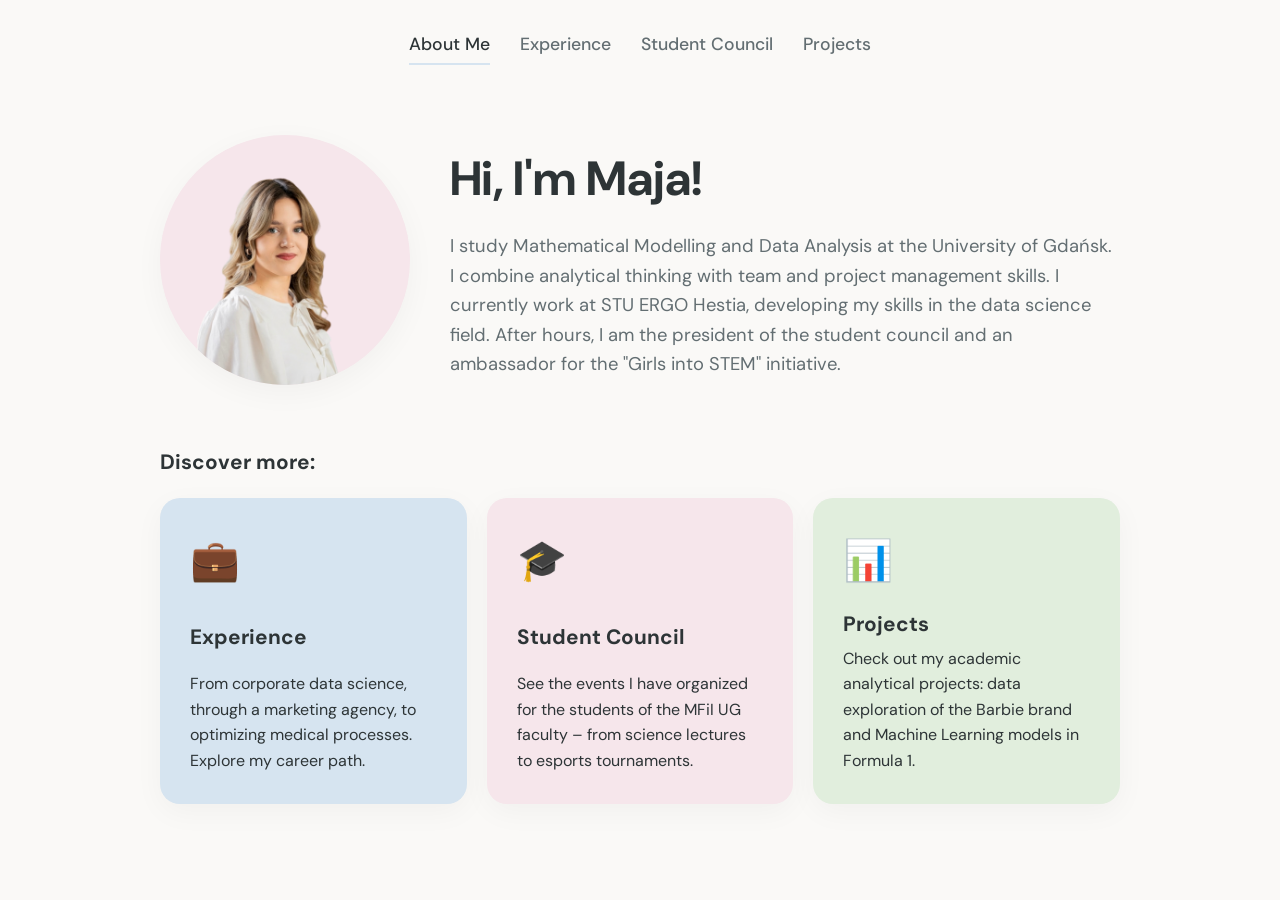
<file: index.html>
<!DOCTYPE html>
<html lang="en">
<head>
    <meta charset="UTF-8">
    <meta name="viewport" content="width=device-width, initial-scale=1.0">
    <title>Maja Zontek - About Me</title>
    <link rel="stylesheet" href="style.css">
    <link href="https://fonts.googleapis.com/css2?family=DM+Sans:wght@400;500;700&display=swap" rel="stylesheet">
</head>
<body>
    <nav>
        <a href="index.html" class="active">About Me</a>
        <a href="doswiadczenie.html">Experience</a>
        <a href="samorzad.html">Student Council</a>
        <a href="projekty.html">Projects</a>
    </nav>

    <div class="container fade-in">
        <div class="about-section">
            <!-- Place for your photo - change src to the link of your photo -->
            <img src="img/maja.png" alt="Maja Zontek" class="profile-photo">
            
            <div class="about-text">
                <h1>Hi, I'm Maja!</h1>
                <p style="font-size: 1.15rem; color: var(--text-muted); margin-top: 15px;">
                    I study Mathematical Modelling and Data Analysis at the University of Gdańsk. I combine analytical thinking with team and project management skills. I currently work at STU ERGO Hestia, developing my skills in the data science field. After hours, I am the president of the student council and an ambassador for the "Girls into STEM" initiative.
                </p>
            </div>
        </div>

        <h3 style="margin-bottom: 20px;">Discover more:</h3>
        
        <div class="widget-grid fade-in delay-1">
            <a href="doswiadczenie.html" class="widget-link">
                <div class="card bg-blue">
                    <div class="widget-icon">💼</div>
                    <h3>Experience</h3>
                    <p>From corporate data science, through a marketing agency, to optimizing medical processes. Explore my career path.</p>
                </div>
            </a>

            <a href="samorzad.html" class="widget-link">
                <div class="card bg-pink">
                    <div class="widget-icon">🎓</div>
                    <h3>Student Council</h3>
                    <p>See the events I have organized for the students of the MFiI UG faculty – from science lectures to esports tournaments.</p>
                </div>
            </a>

            <a href="projekty.html" class="widget-link">
                <div class="card bg-green">
                    <div class="widget-icon">📊</div>
                    <h3>Projects</h3>
                    <p>Check out my academic analytical projects: data exploration of the Barbie brand and Machine Learning models in Formula 1.</p>
                </div>
            </a>
        </div>
    </div>
</body>
</html>
</file>
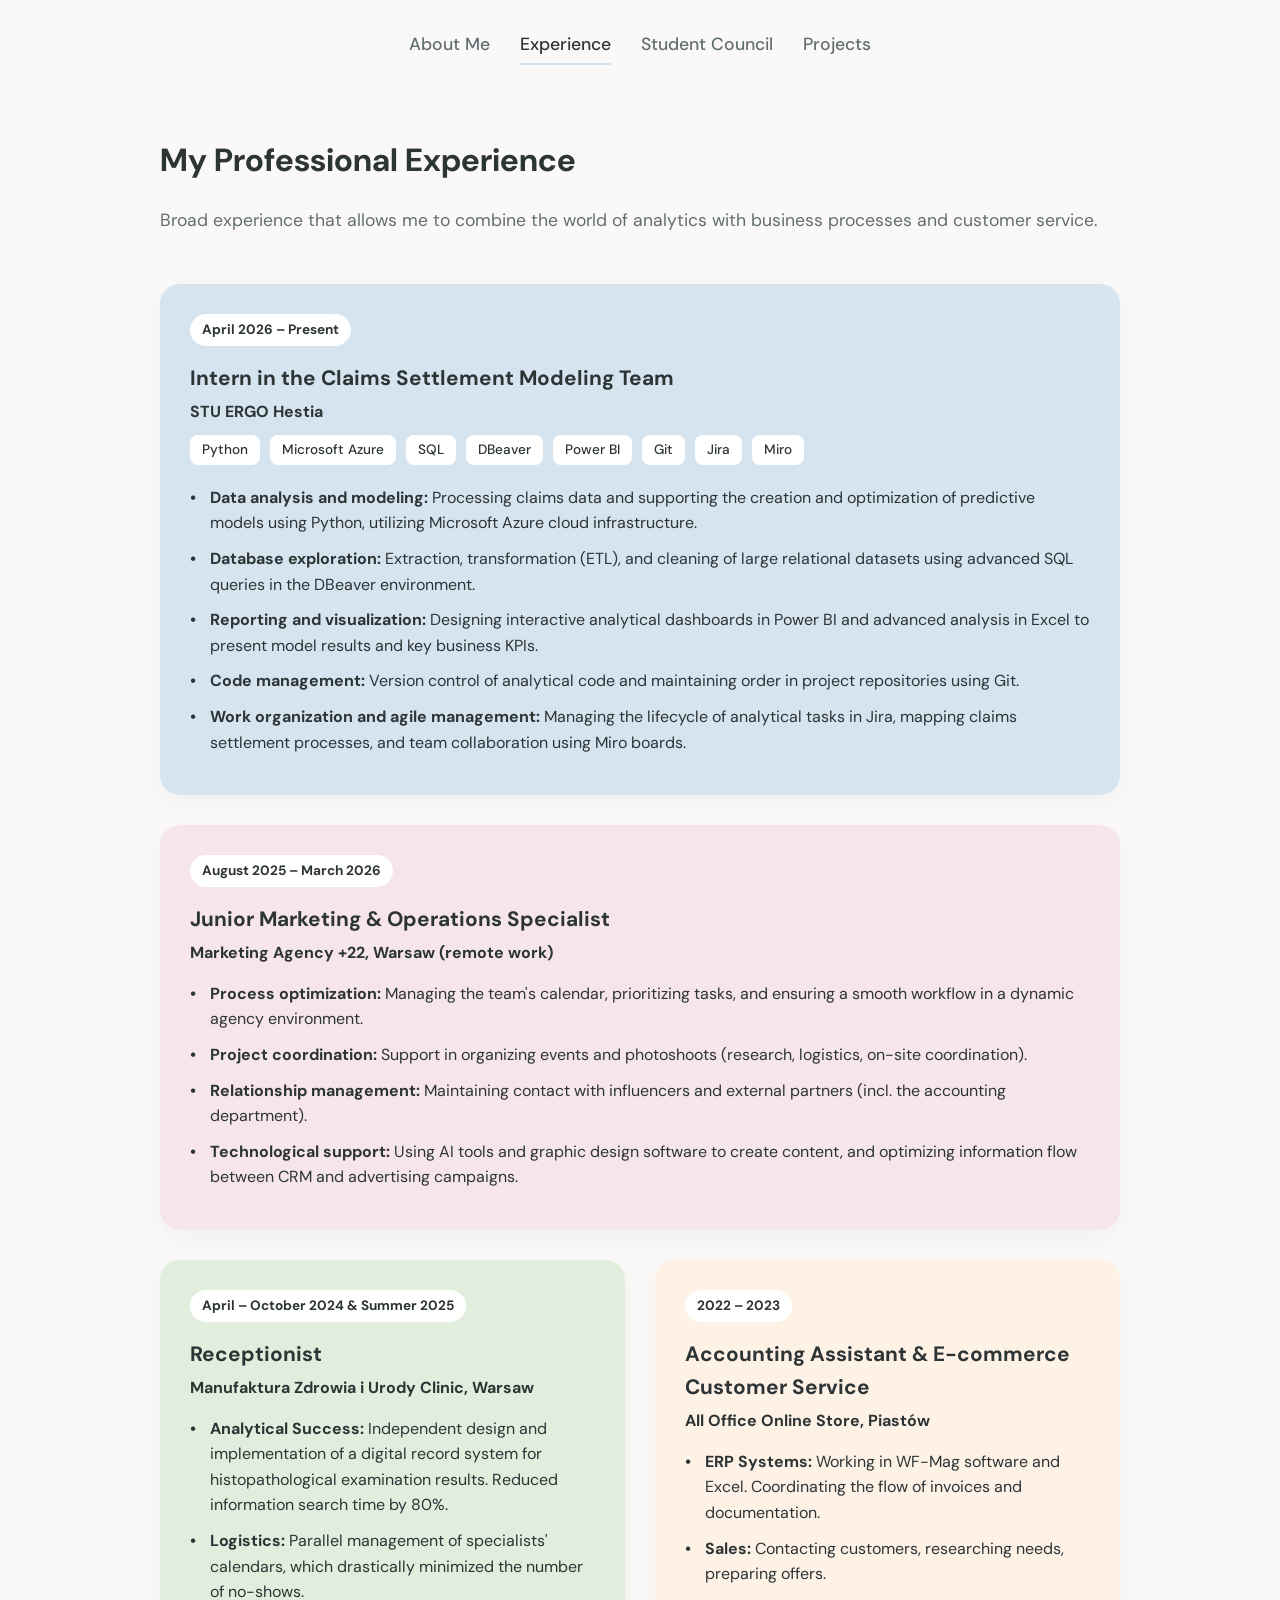
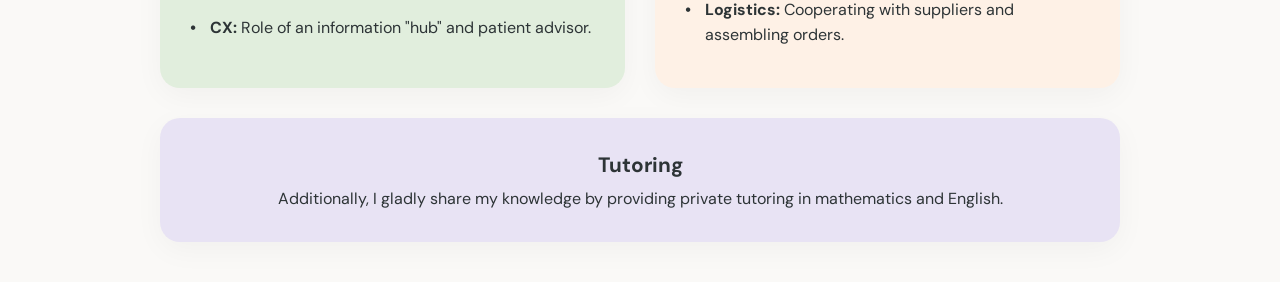
<file: doswiadczenie.html>
<!DOCTYPE html>
<html lang="en">
<head>
    <meta charset="UTF-8">
    <meta name="viewport" content="width=device-width, initial-scale=1.0">
    <title>Maja Zontek - Experience</title>
    <link rel="stylesheet" href="style.css">
    <link href="https://fonts.googleapis.com/css2?family=DM+Sans:wght@400;500;700&display=swap" rel="stylesheet">
</head>
<body>
    <nav>
        <a href="index.html">About Me</a>
        <a href="doswiadczenie.html" class="active">Experience</a>
        <a href="samorzad.html">Student Council</a>
        <a href="projekty.html">Projects</a>
    </nav>

    <div class="container fade-in">
        <header style="margin-bottom: 50px;">
            <h2>My Professional Experience</h2>
            <p style="font-size: 1.1rem; color: var(--text-muted);">
                Broad experience that allows me to combine the world of analytics with business processes and customer service.
            </p>
        </header>
        
        <div class="card bg-blue fade-in delay-1" style="margin-bottom: 30px;">
            <span class="date-badge bg-white">April 2026 – Present</span>
            <h3>Intern in the Claims Settlement Modeling Team</h3>
            <p><strong>STU ERGO Hestia</strong></p>
            
            <div class="tags" style="margin-top: 10px; margin-bottom: 20px;">
                <span class="tag">Python</span>
                <span class="tag">Microsoft Azure</span>
                <span class="tag">SQL</span>
                <span class="tag">DBeaver</span>
                <span class="tag">Power BI</span>
                <span class="tag">Git</span>
                <span class="tag">Jira</span>
                <span class="tag">Miro</span>
            </div>

            <ul class="tasks">
                <li><strong>Data analysis and modeling:</strong> Processing claims data and supporting the creation and optimization of predictive models using Python, utilizing Microsoft Azure cloud infrastructure.</li>
                <li><strong>Database exploration:</strong> Extraction, transformation (ETL), and cleaning of large relational datasets using advanced SQL queries in the DBeaver environment.</li>
                <li><strong>Reporting and visualization:</strong> Designing interactive analytical dashboards in Power BI and advanced analysis in Excel to present model results and key business KPIs.</li>
                <li><strong>Code management:</strong> Version control of analytical code and maintaining order in project repositories using Git.</li>
                <li><strong>Work organization and agile management:</strong> Managing the lifecycle of analytical tasks in Jira, mapping claims settlement processes, and team collaboration using Miro boards.</li>
            </ul>
        </div>

        <div class="card bg-pink fade-in delay-2" style="margin-bottom: 30px;">
            <span class="date-badge bg-white">August 2025 – March 2026</span>
            <h3>Junior Marketing & Operations Specialist</h3>
            <p><strong>Marketing Agency +22, Warsaw (remote work)</strong></p>
            <ul class="tasks">
                <li><strong>Process optimization:</strong> Managing the team's calendar, prioritizing tasks, and ensuring a smooth workflow in a dynamic agency environment.</li>
                <li><strong>Project coordination:</strong> Support in organizing events and photoshoots (research, logistics, on-site coordination).</li>
                <li><strong>Relationship management:</strong> Maintaining contact with influencers and external partners (incl. the accounting department).</li>
                <li><strong>Technological support:</strong> Using AI tools and graphic design software to create content, and optimizing information flow between CRM and advertising campaigns.</li>
            </ul>
        </div>

        <div class="grid-2 fade-in delay-3">
            <div class="card bg-green">
                <span class="date-badge bg-white">April – October 2024 & Summer 2025</span>
                <h3>Receptionist</h3>
                <p><strong>Manufaktura Zdrowia i Urody Clinic, Warsaw</strong></p>
                <ul class="tasks">
                    <li><strong>Analytical Success:</strong> Independent design and implementation of a digital record system for histopathological examination results. Reduced information search time by 80%.</li>
                    <li><strong>Logistics:</strong> Parallel management of specialists' calendars, which drastically minimized the number of no-shows.</li>
                    <li><strong>CX:</strong> Role of an information "hub" and patient advisor.</li>
                </ul>
            </div>

            <div class="card bg-yellow">
                <span class="date-badge bg-white">2022 – 2023</span>
                <h3>Accounting Assistant & E-commerce Customer Service</h3>
                <p><strong>All Office Online Store, Piastów</strong></p>
                <ul class="tasks">
                    <li><strong>ERP Systems:</strong> Working in WF-Mag software and Excel. Coordinating the flow of invoices and documentation.</li>
                    <li><strong>Sales:</strong> Contacting customers, researching needs, preparing offers.</li>
                    <li><strong>Logistics:</strong> Cooperating with suppliers and assembling orders.</li>
                </ul>
            </div>
        </div>

        <div class="card bg-purple fade-in delay-3" style="margin-top: 30px; text-align: center;">
            <h3>Tutoring</h3>
            <p>Additionally, I gladly share my knowledge by providing private tutoring in mathematics and English.</p>
        </div>
    </div>
</body>
</html>
</file>
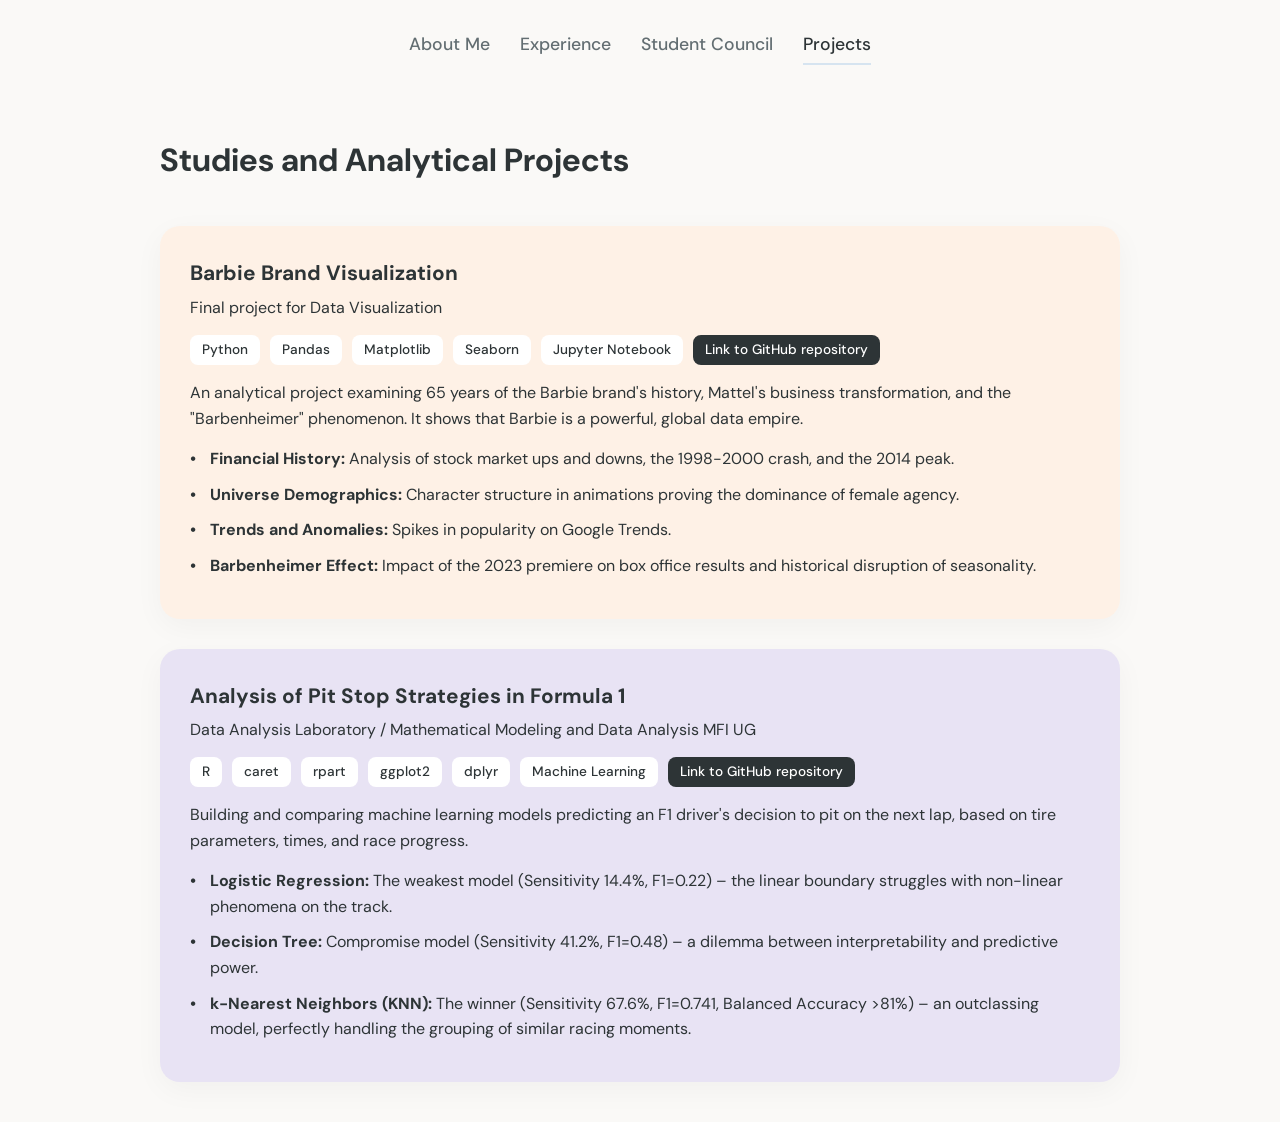
<file: projekty.html>
<!DOCTYPE html>
<html lang="en">
<head>
    <meta charset="UTF-8">
    <meta name="viewport" content="width=device-width, initial-scale=1.0">
    <title>Maja Zontek - Projects</title>
    <link rel="stylesheet" href="style.css">
    <link href="https://fonts.googleapis.com/css2?family=DM+Sans:wght@400;500;700&display=swap" rel="stylesheet">
</head>
<body>
    <nav>
        <a href="index.html">About Me</a>
        <a href="doswiadczenie.html">Experience</a>
        <a href="samorzad.html">Student Council</a>
        <a href="projekty.html" class="active">Projects</a>
    </nav>

    <div class="container fade-in">
        <header style="margin-bottom: 40px;">
            <h2>Studies and Analytical Projects</h2>
        </header>

        <div class="card bg-yellow fade-in delay-1" style="margin-bottom: 30px;">
            <h3>Barbie Brand Visualization</h3>
            <p style="margin-bottom: 15px;">Final project for Data Visualization</p>
            
            <div class="tags">
                <span class="tag">Python</span>
                <span class="tag">Pandas</span>
                <span class="tag">Matplotlib</span>
                <span class="tag">Seaborn</span>
                <span class="tag">Jupyter Notebook</span>
                <a href="https://github.com/mzntk/barbie" target="_blank" class="tag" style="background: var(--text-main); text-decoration: none; color: var(--white);">Link to GitHub repository</a>
            </div>

            <p>An analytical project examining 65 years of the Barbie brand's history, Mattel's business transformation, and the "Barbenheimer" phenomenon. It shows that Barbie is a powerful, global data empire.</p>
            <ul class="tasks">
                <li><strong>Financial History:</strong> Analysis of stock market ups and downs, the 1998-2000 crash, and the 2014 peak.</li>
                <li><strong>Universe Demographics:</strong> Character structure in animations proving the dominance of female agency.</li>
                <li><strong>Trends and Anomalies:</strong> Spikes in popularity on Google Trends.</li>
                <li><strong>Barbenheimer Effect:</strong> Impact of the 2023 premiere on box office results and historical disruption of seasonality.</li>
            </ul>
        </div>

        <div class="card bg-purple fade-in delay-2">
            <h3>Analysis of Pit Stop Strategies in Formula 1</h3>
            <p style="margin-bottom: 15px;">Data Analysis Laboratory / Mathematical Modeling and Data Analysis MFI UG</p>
            
            <div class="tags">
                <span class="tag">R</span>
                <span class="tag">caret</span>
                <span class="tag">rpart</span>
                <span class="tag">ggplot2</span>
                <span class="tag">dplyr</span>
                <span class="tag">Machine Learning</span>
                <a href="https://github.com/mzntk/predictive-f1-strategy" target="_blank" class="tag" style="background: var(--text-main); text-decoration: none; color: var(--white);">Link to GitHub repository</a>
            </div>

            <p>Building and comparing machine learning models predicting an F1 driver's decision to pit on the next lap, based on tire parameters, times, and race progress.</p>
            <ul class="tasks">
                <li><strong>Logistic Regression:</strong> The weakest model (Sensitivity 14.4%, F1=0.22) – the linear boundary struggles with non-linear phenomena on the track.</li>
                <li><strong>Decision Tree:</strong> Compromise model (Sensitivity 41.2%, F1=0.48) – a dilemma between interpretability and predictive power.</li>
                <li><strong>k-Nearest Neighbors (KNN):</strong> The winner (Sensitivity 67.6%, F1=0.741, Balanced Accuracy >81%) – an outclassing model, perfectly handling the grouping of similar racing moments.</li>
            </ul>
        </div>
    </div>
</body>
</html>
</file>
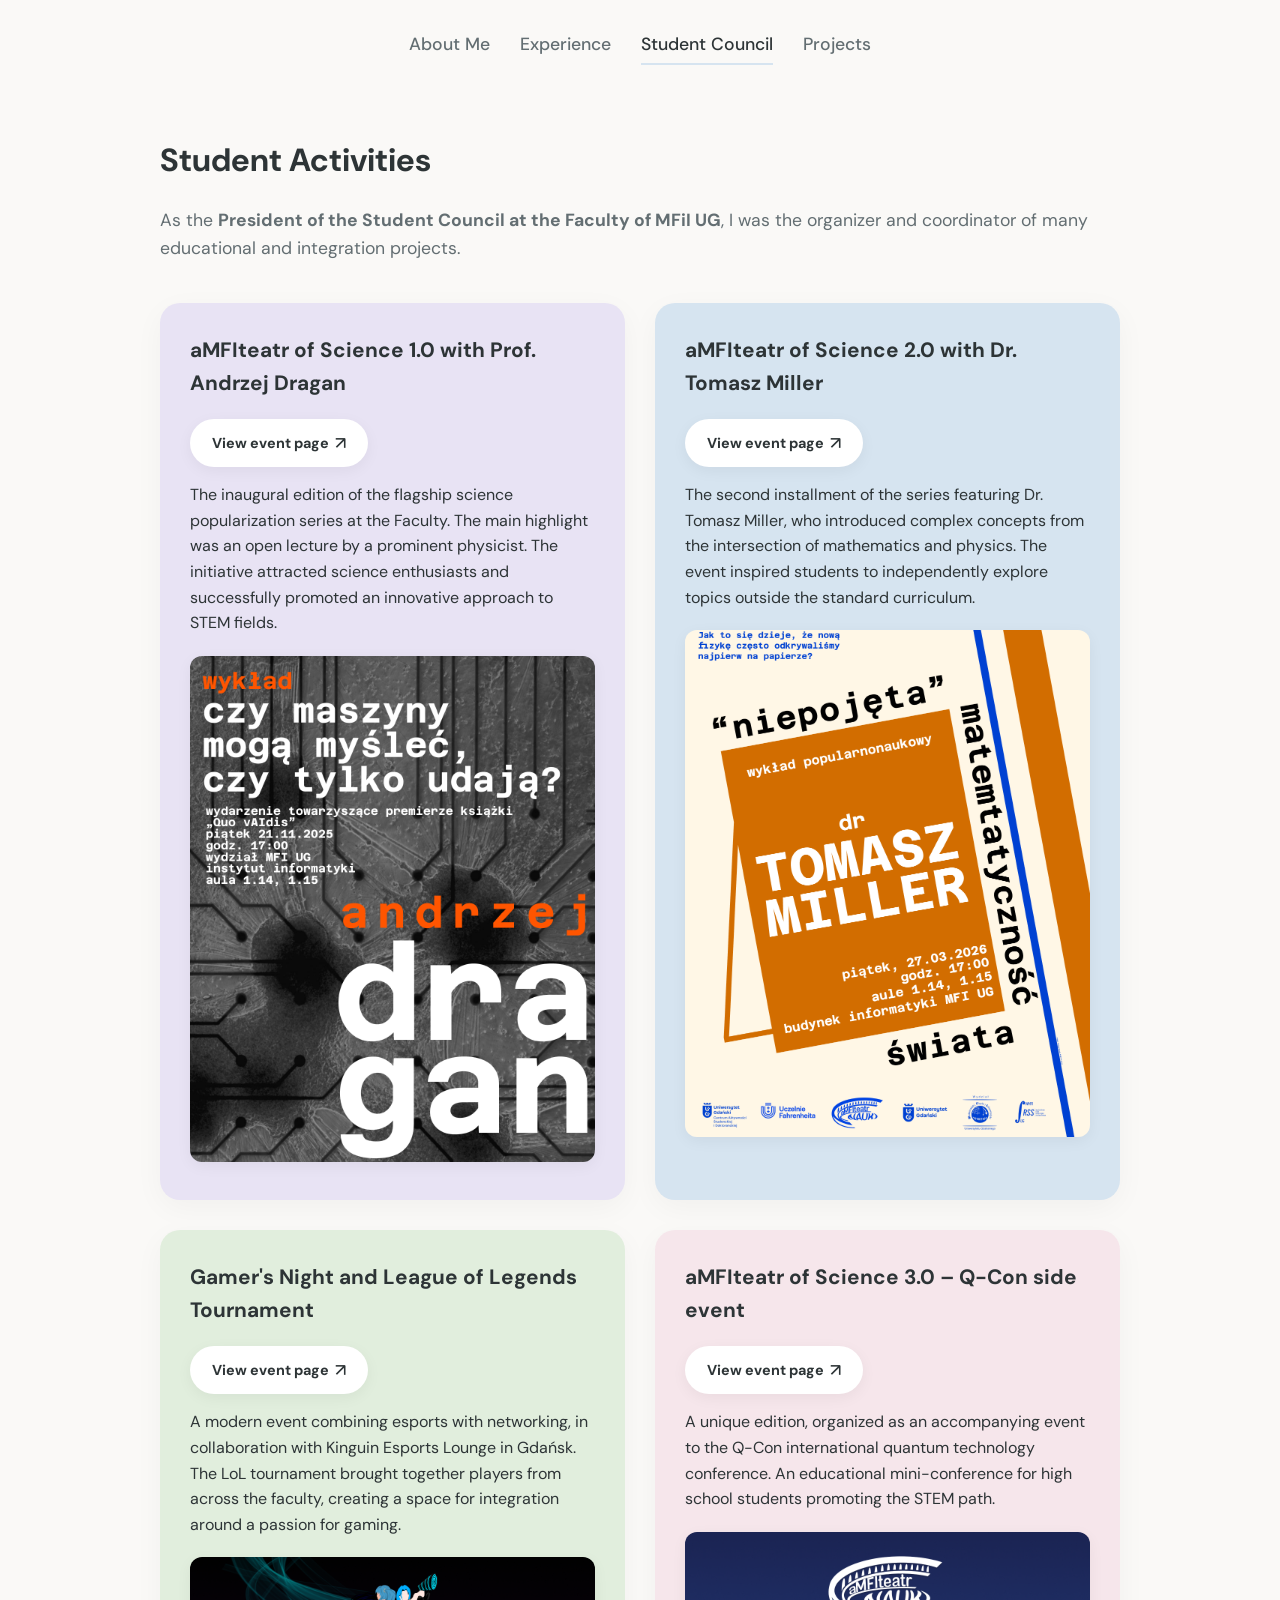
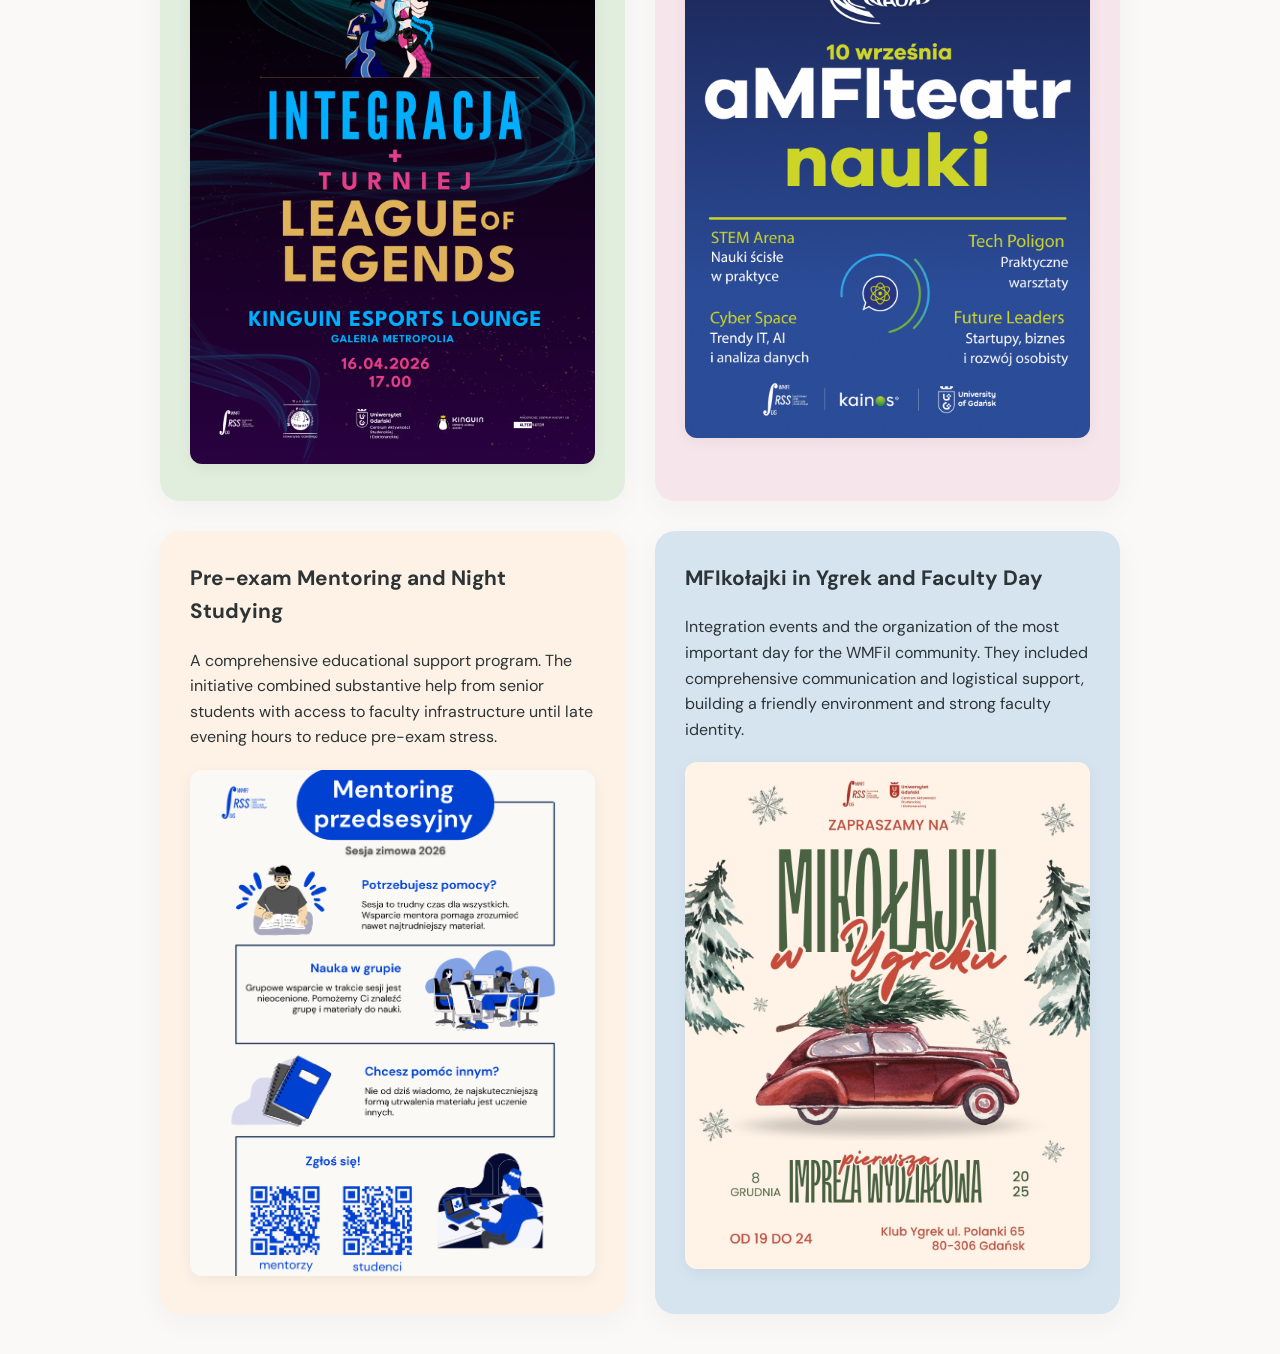
<file: samorzad.html>
<!DOCTYPE html>
<html lang="en">
<head>
    <meta charset="UTF-8">
    <meta name="viewport" content="width=device-width, initial-scale=1.0">
    <title>Maja Zontek - Student Council</title>
    <link rel="stylesheet" href="style.css">
    <link href="https://fonts.googleapis.com/css2?family=DM+Sans:wght@400;500;700&display=swap" rel="stylesheet">
</head>
<body>
    <nav>
        <a href="index.html">About Me</a>
        <a href="doswiadczenie.html">Experience</a>
        <a href="samorzad.html" class="active">Student Council</a>
        <a href="projekty.html">Projects</a>
    </nav>

    <div class="container fade-in">
        <header style="margin-bottom: 40px;">
            <h2>Student Activities</h2>
            <p style="font-size: 1.1rem; color: var(--text-muted);">
                As the <strong>President of the Student Council at the Faculty of MFiI UG</strong>, I was the organizer and coordinator of many educational and integration projects.
            </p>
        </header>

        <div class="grid-2">
            <!-- Project 1 -->
            <div class="card bg-purple fade-in delay-1">
                <h3>aMFIteatr of Science 1.0 with Prof. Andrzej Dragan</h3>
                <a href="https://mfiugsamorzad.github.io/amfiteatrnauki-prof-dragan/" target="_blank" class="btn-link">View event page</a>
                <p>The inaugural edition of the flagship science popularization series at the Faculty. The main highlight was an open lecture by a prominent physicist. The initiative attracted science enthusiasts and successfully promoted an innovative approach to STEM fields.</p>
                <img src="img/DraganPost.png" alt="IG Post aMFIteatr 1.0" class="ig-photo">
            </div>

            <!-- Project 2 -->
            <div class="card bg-blue fade-in delay-1">
                <h3>aMFIteatr of Science 2.0 with Dr. Tomasz Miller</h3>
                <a href="https://mfiugsamorzad.github.io/amfitearnauki-dr-tomasz-miller/" target="_blank" class="btn-link">View event page</a>
                <p>The second installment of the series featuring Dr. Tomasz Miller, who introduced complex concepts from the intersection of mathematics and physics. The event inspired students to independently explore topics outside the standard curriculum.</p>
                <img src="img/post-instagram-miller.PNG" alt="IG Post aMFIteatr 2.0" class="ig-photo">
            </div>

            <!-- Project 3 -->
            <div class="card bg-green fade-in delay-2">
                <h3>Gamer's Night and League of Legends Tournament</h3>
                <a href="https://mfiugsamorzad.github.io/wieczor-gamera/" target="_blank" class="btn-link">View event page</a>
                <p>A modern event combining esports with networking, in collaboration with Kinguin Esports Lounge in Gdańsk. The LoL tournament brought together players from across the faculty, creating a space for integration around a passion for gaming.</p>
                <img src="img/wieczor-gamera-post.png" alt="IG Post Gamer's Night" class="ig-photo">
            </div>

            <!-- Project 4 -->
            <div class="card bg-pink fade-in delay-2">
                <h3>aMFIteatr of Science 3.0 – Q-Con side event</h3>
                <a href="https://amfiteatr.qcon.tech" target="_blank" class="btn-link">View event page</a>
                <p>A unique edition, organized as an accompanying event to the Q-Con international quantum technology conference. An educational mini-conference for high school students promoting the STEM path.</p>
                <img src="img/qcon-post.png" alt="IG Post aMFIteatr 3.0" class="ig-photo">
            </div>

            <!-- Project 5 -->
            <div class="card bg-yellow fade-in delay-3">
                <h3>Pre-exam Mentoring and Night Studying</h3>
                <div style="height: 15px;"></div>
                <p>A comprehensive educational support program. The initiative combined substantive help from senior students with access to faculty infrastructure until late evening hours to reduce pre-exam stress.</p>
                <img src="img/mentoring-post.png" alt="IG Post Mentoring" class="ig-photo">
            </div>

            <!-- Project 6 -->
            <div class="card bg-blue fade-in delay-3">
                <h3>MFIkołajki in Ygrek and Faculty Day</h3>
                <div style="height: 15px;"></div>
                <p>Integration events and the organization of the most important day for the WMFiI community. They included comprehensive communication and logistical support, building a friendly environment and strong faculty identity.</p>
                <img src="img/mikolajki-post.jpg" alt="IG Post MFIkołajki" class="ig-photo">
            </div>
        </div>
    </div>
</body>
</html>
</file>
<file: style.css>
:root {
    --bg-color: #faf9f7;
    --text-main: #2d3436;
    --text-muted: #636e72;
    --pastel-blue: #d6e4f0;
    --pastel-pink: #f6e6eb;
    --pastel-green: #e1eedd;
    --pastel-yellow: #fef1e6;
    --pastel-purple: #e8e3f4;
    --white: #ffffff;
    --shadow: 0 8px 30px rgba(0, 0, 0, 0.04);
    --shadow-hover: 0 12px 40px rgba(0, 0, 0, 0.08);
}

* { margin: 0; padding: 0; box-sizing: border-box; }

body {
    font-family: 'DM Sans', sans-serif;
    background-color: var(--bg-color);
    color: var(--text-main);
    line-height: 1.6;
}

/* Nawigacja */
nav {
    display: flex;
    justify-content: center;
    gap: 30px;
    padding: 30px 20px;
    background: transparent;
}
nav a {
    text-decoration: none;
    color: var(--text-muted);
    font-weight: 500;
    font-size: 1.1rem;
    transition: color 0.3s ease;
    padding-bottom: 5px;
}
nav a:hover, nav a.active {
    color: var(--text-main);
    border-bottom: 2px solid var(--pastel-blue);
}

/* Kontenery i siatki */
.container { max-width: 1000px; margin: 0 auto; padding: 40px 20px; }
.grid-2 { display: grid; grid-template-columns: 1fr 1fr; gap: 30px; margin-top: 30px; }

/* Karty */
.card {
    border-radius: 20px;
    padding: 30px;
    box-shadow: var(--shadow);
    transition: transform 0.4s ease, box-shadow 0.4s ease;
}
.card:hover {
    transform: translateY(-5px);
    box-shadow: var(--shadow-hover);
}

/* Typografia */
h1 { font-size: 3rem; margin-bottom: 10px; color: var(--text-main); }
h2 { font-size: 2rem; margin-bottom: 20px; color: var(--text-main); }
h3 { font-size: 1.3rem; margin-bottom: 5px; }

.date-badge {
    display: inline-block;
    padding: 5px 12px;
    border-radius: 20px;
    font-size: 0.85rem;
    font-weight: 700;
    margin-bottom: 15px;
}

/* Kolory */
.bg-blue { background-color: var(--pastel-blue); }
.bg-pink { background-color: var(--pastel-pink); }
.bg-green { background-color: var(--pastel-green); }
.bg-yellow { background-color: var(--pastel-yellow); }
.bg-purple { background-color: var(--pastel-purple); }
.bg-white { background-color: var(--white); }

ul.tasks { list-style-type: none; margin-top: 15px; }
ul.tasks li {
    position: relative;
    padding-left: 20px;
    margin-bottom: 10px;
    color: var(--text-main); /* Zmienione dla lepszego kontrastu na kolorach */
}
ul.tasks li::before {
    content: "•";
    position: absolute;
    left: 0;
    color: var(--text-main);
    font-weight: bold;
}

/* Tagi technologii */
.tags { display: flex; flex-wrap: wrap; gap: 10px; margin-top: 15px; margin-bottom: 15px; }
.tag {
    background: var(--white);
    padding: 4px 12px;
    border-radius: 8px;
    font-size: 0.85rem;
    font-weight: 500;
}

/* Zdjęcia Instagram (4:5) */
.ig-photo {
    width: 100%;
    aspect-ratio: 4 / 5;
    object-fit: cover;
    border-radius: 12px;
    margin-top: 20px;
    box-shadow: 0 4px 15px rgba(0,0,0,0.05);
    transition: transform 0.3s ease;
}

.ig-photo:hover {
    transform: scale(1.02);
}

/* Sekcja O mnie */
.about-section { display: flex; align-items: center; gap: 40px; margin-bottom: 60px; }
.profile-photo {
    width: 250px; height: 250px; border-radius: 50%;
    background-color: var(--pastel-pink); object-fit: cover;
    flex-shrink: 0; display: flex; align-items: center; justify-content: center;
    color: var(--text-muted); font-weight: bold; box-shadow: var(--shadow);
}
.widget-grid { display: grid; grid-template-columns: repeat(auto-fit, minmax(280px, 1fr)); gap: 20px; }
.widget-link { text-decoration: none; color: inherit; display: block; }
.widget-link .card { height: 100%; display: flex; flex-direction: column; justify-content: space-between; cursor: pointer; }
.widget-icon { font-size: 2.5rem; margin-bottom: 15px; }

/* Animacje wejścia */
.fade-in { animation: fadeIn 0.8s cubic-bezier(0.25, 0.46, 0.45, 0.94) forwards; opacity: 0; transform: translateY(15px); }
.delay-1 { animation-delay: 0.1s; }
.delay-2 { animation-delay: 0.2s; }
.delay-3 { animation-delay: 0.3s; }
@keyframes fadeIn { to { opacity: 1; transform: translateY(0); } }

/* Responsywność */
@media (max-width: 768px) {
    .grid-2 { grid-template-columns: 1fr; }
    h1 { font-size: 2.2rem; }
    nav { flex-wrap: wrap; gap: 15px; }
    .about-section { flex-direction: column; text-align: center; }
}

/* Wyróżnione linki (np. na podstronie Samorząd) */
.btn-link {
    display: inline-flex;
    align-items: center;
    gap: 6px;
    background-color: var(--white);
    color: var(--text-main);
    text-decoration: none;
    padding: 10px 22px;
    border-radius: 25px;
    font-weight: 700;
    font-size: 0.9rem;
    margin: 15px 0;
    box-shadow: 0 4px 15px rgba(0,0,0,0.05);
    transition: transform 0.3s ease, box-shadow 0.3s ease, color 0.3s ease;
}

.btn-link:hover {
    transform: translateY(-3px);
    box-shadow: 0 8px 25px rgba(0,0,0,0.1);
    color: #4a69bd; /* Delikatny niebieski akcent przy najechaniu */
}

.btn-link::after {
    content: "↗";
    font-size: 1.1rem;
    font-weight: 500;
}
</file>
